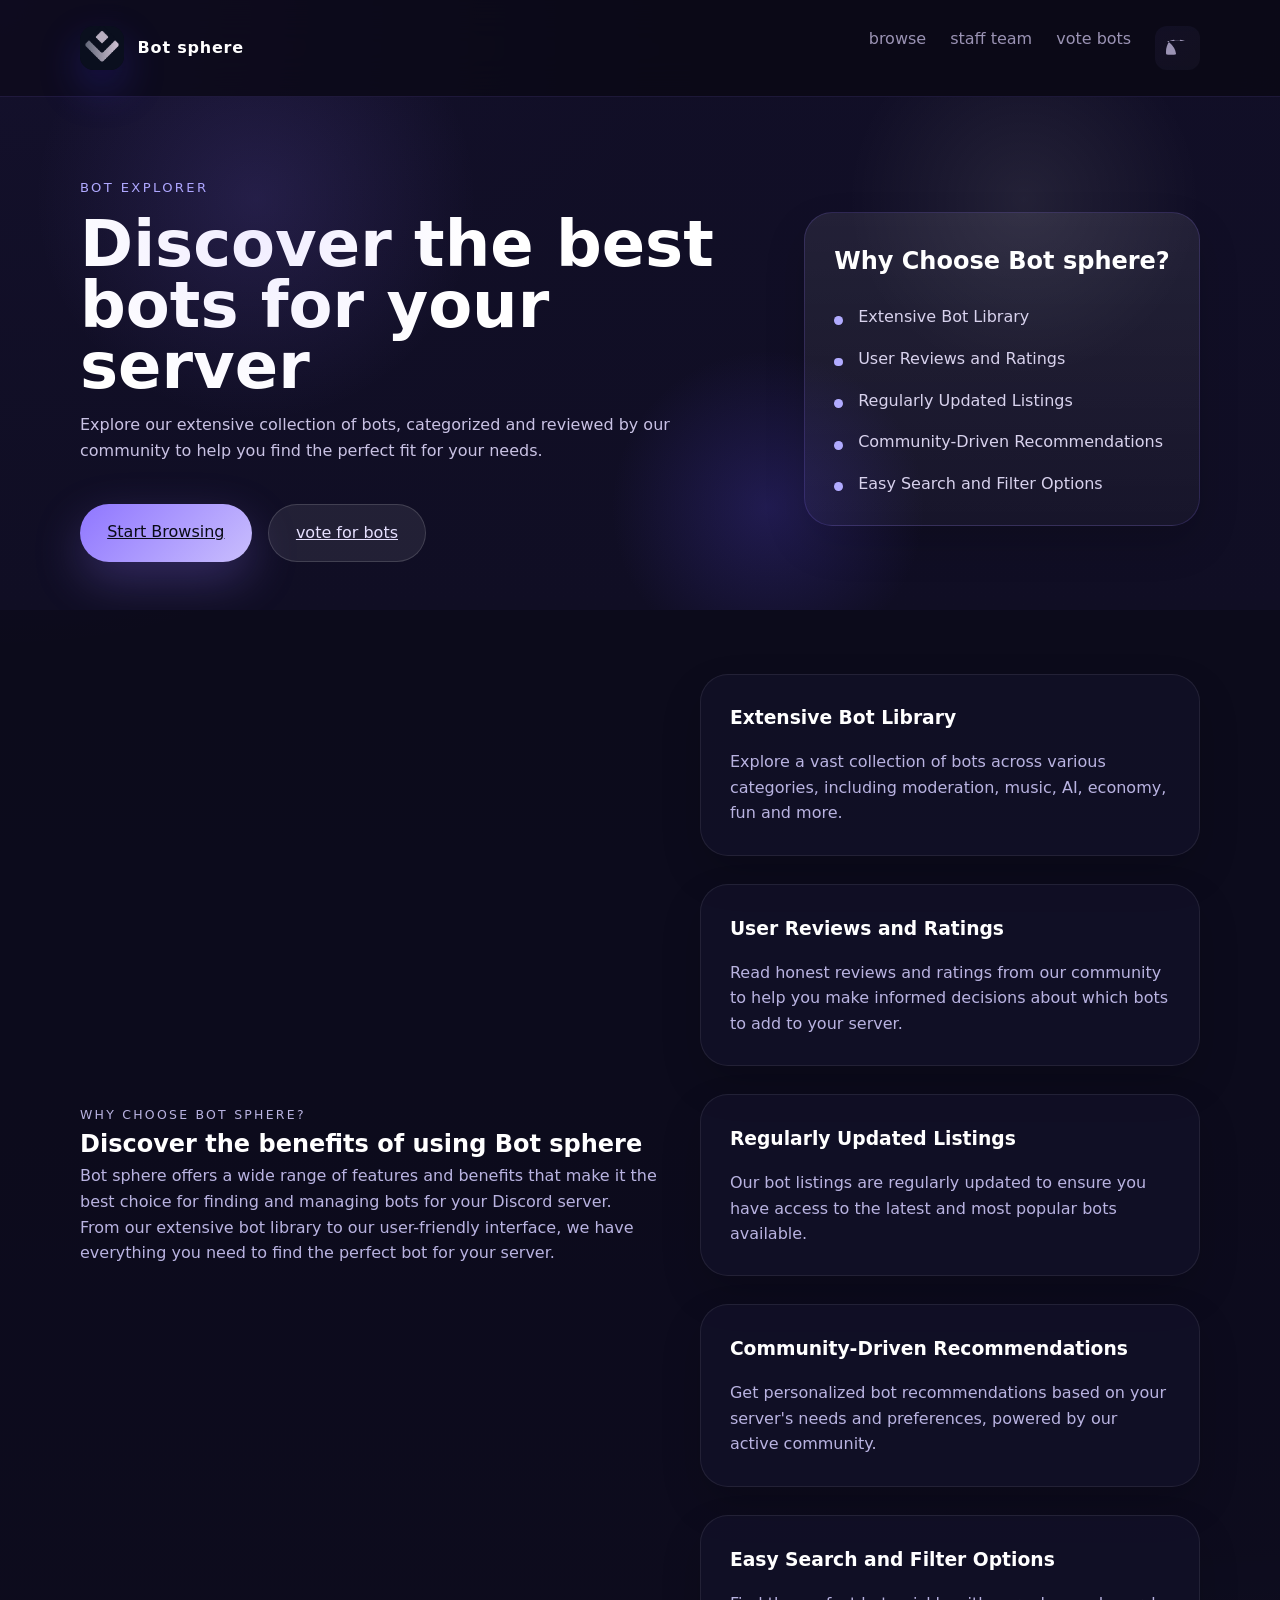
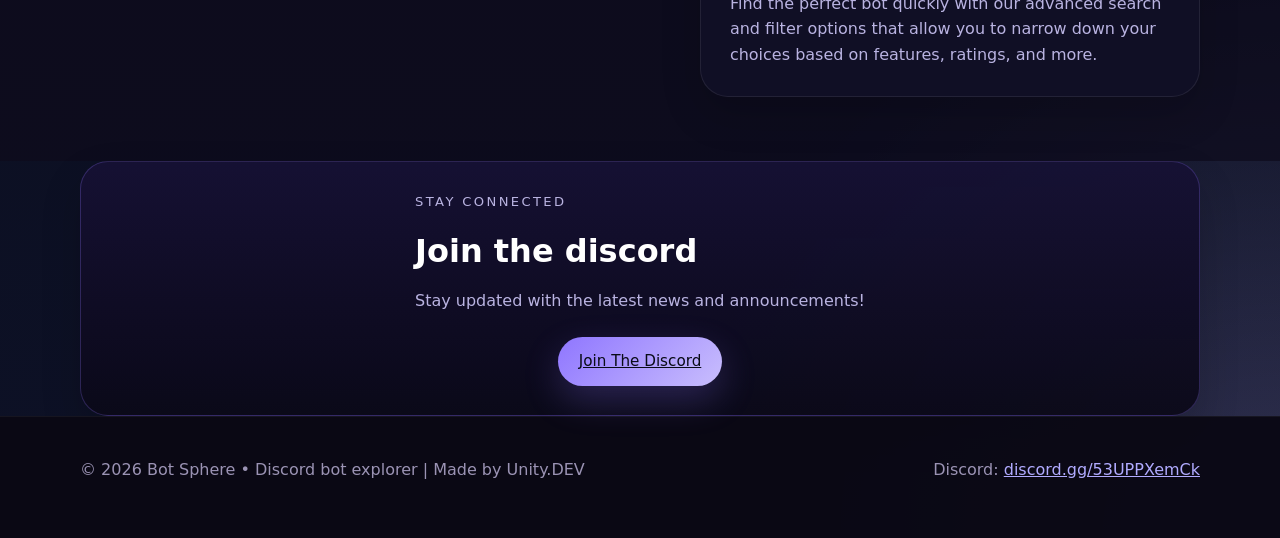
<file: index.html>
<!DOCTYPE html>
<html lang="en">
<head>
  <meta charset="UTF-8" />
  <meta name="viewport" content="width=device-width, initial-scale=1.0" />
  <title>Bot sphere</title>
  <link rel="icon" href="logo.png" type="image/png" />
  <link rel="stylesheet" href="style.css" />
</head>
<body>
  <header class="site-header">
    <div class="container header-inner">
      <a class="brand" href="index.html">
        <img src="logo.png" alt="Bot sphere logo" class="logo" width="44" height="44" />
        Bot sphere
      </a>
      <nav class="nav-links">
        <a href="browse.html">browse</a>
        <a href="staff.html">staff team</a>
        <a href="vote.html">vote bots</a>
        <a href="https://discord.gg/53UPPXemCk" target="_blank" rel="noreferrer" class="discord-btn" title="Join Discord">
          <svg viewBox="0 0 24 24" fill="currentColor">
            <path d="M20.317 4.368a19.897 19.897 0 0 0-4.885-1.515.074.074 0 0 0-.079.037c-.211.375-.445.865-.608 1.25a18.27 18.27 0 0 0-5.487 0c-.163-.39-.397-.875-.609-1.25a.077.077 0 0 0-.079-.037A19.736 19.736 0 0 0 3.677 4.368a.07.07 0 0 0-.032.027C.533 9.046-.32 13.58.099 18.057a.082.082 0 0 0 .031.056c.149.103.416.227.821.306 1.776.332 3.555.509 5.334.529 1.338 0 2.658-.107 3.949-.317a.082.082 0 0 0 .049-.151c-.039-.028-.076-.052-.112-.076a12.23 12.23 0 0 1-1.798-1.021 7.334 7.334 0 0 0 1.095-1.63.082.082 0 0 0-.041-.107 9.92 9.92 0 0 1-2.163-.123.079.079 0 0 0-.084.052 6.659 6.659 0 0 1-.299.785 10.665 10.665 0 0 1-2.924 0 6.708 6.708 0 0 1-.303-.785.079.079 0 0 0-.084-.052 9.91 9.91 0 0 1-2.163.123.082.082 0 0 0-.041.107 7.4 7.4 0 0 0 1.095 1.63 12.23 12.23 0 0 1-1.798 1.021.082.082 0 0 0-.112.076.082.082 0 0 0 .049.151c1.29.21 2.61.317 3.949.317 1.78-.02 3.56-.197 5.334-.529.406-.079.672-.203.821-.306a.082.082 0 0 0 .031-.056 19.746 19.746 0 0 0-.832-3.521 19.736 19.736 0 0 0-8.87-10.261.077.077 0 0 0-.074.005Z" />
          </svg>
        </a>
      </nav>
    </div>
  </header>

  <main>
    <section class="hero" id="browse">
      <div class="container hero-grid">
        <div class="hero-copy">
          <p class="eyebrow">Bot Explorer</p>
          <h1>Discover the best bots for your server</h1>
          <p class="hero-text">Explore our extensive collection of bots, categorized and reviewed by our community to help you find the perfect fit for your needs.</p>
          <div class="hero-actions">
            <a class="btn btn-primary" href="browse.html">Start Browsing</a>
            <a class="btn btn-secondary" href="vote.html">vote for bots</a>
          </div>
        </div>
        <div class="hero-card">
          <div class="hero-card-inner">
            <h2>Why Choose Bot sphere?</h2>
            <ul>
              <li>Extensive Bot Library</li>
              <li>User Reviews and Ratings</li>
              <li>Regularly Updated Listings</li>
              <li>Community-Driven Recommendations</li>
              <li>Easy Search and Filter Options</li>
            </ul>
          </div>
        </div>
      </div>
    </section>

    <section class="section section-alt" id="why">
      <div class="container section-grid">
        <div>
          <p class="section-title">Why choose Bot sphere?</p>
          <h2>Discover the benefits of using Bot sphere</h2>
          <p>Bot sphere offers a wide range of features and benefits that make it the best choice for finding and managing bots for your Discord server.</p>
          <p>From our extensive bot library to our user-friendly interface, we have everything you need to find the perfect bot for your server.</p>
        </div>
        <div class="feature-cards">
          <div class="feature-card">
            <h3>Extensive Bot Library</h3>
            <p>Explore a vast collection of bots across various categories, including moderation, music, AI, economy, fun and more.</p>
          </div>
          <div class="feature-card">
            <h3>User Reviews and Ratings</h3>
            <p>Read honest reviews and ratings from our community to help you make informed decisions about which bots to add to your server.</p>
          </div>
          <div class="feature-card">
            <h3>Regularly Updated Listings</h3>
            <p>Our bot listings are regularly updated to ensure you have access to the latest and most popular bots available.</p>
          </div>
          <div class="feature-card">
            <h3>Community-Driven Recommendations</h3>
            <p>Get personalized bot recommendations based on your server's needs and preferences, powered by our active community.</p>
          </div>
          <div class="feature-card">
            <h3>Easy Search and Filter Options</h3>
            <p>Find the perfect bot quickly with our advanced search and filter options that allow you to narrow down your choices based on features, ratings, and more.</p>
          </div>
        </div>
      </div>
    </section>


    <section class="cta-section" id="discord">
      <div class="container cta-card">
        <div>
          <p class="eyebrow">STAY CONNECTED</p>
          <h2>Join the discord</h2>
          <p>Stay updated with the latest news and announcements!</p>
        </div>
        <a class="btn btn-primary" href="https://discord.gg/53UPPXemCk" target="_blank" rel="noreferrer">Join The Discord</a>
      </div>
    </section>
  </main>

  <footer class="site-footer">
    <div class="container footer-inner">
      <p>&copy; <span id="footer-year">2026</span> Bot Sphere • Discord bot explorer | Made by Unity.DEV</p>
      <p>Discord: <a href="https://discord.gg/53UPPXemCk" target="_blank" rel="noreferrer">discord.gg/53UPPXemCk</a></p>
    </div>
  </footer>
</body>
</html>
</file>
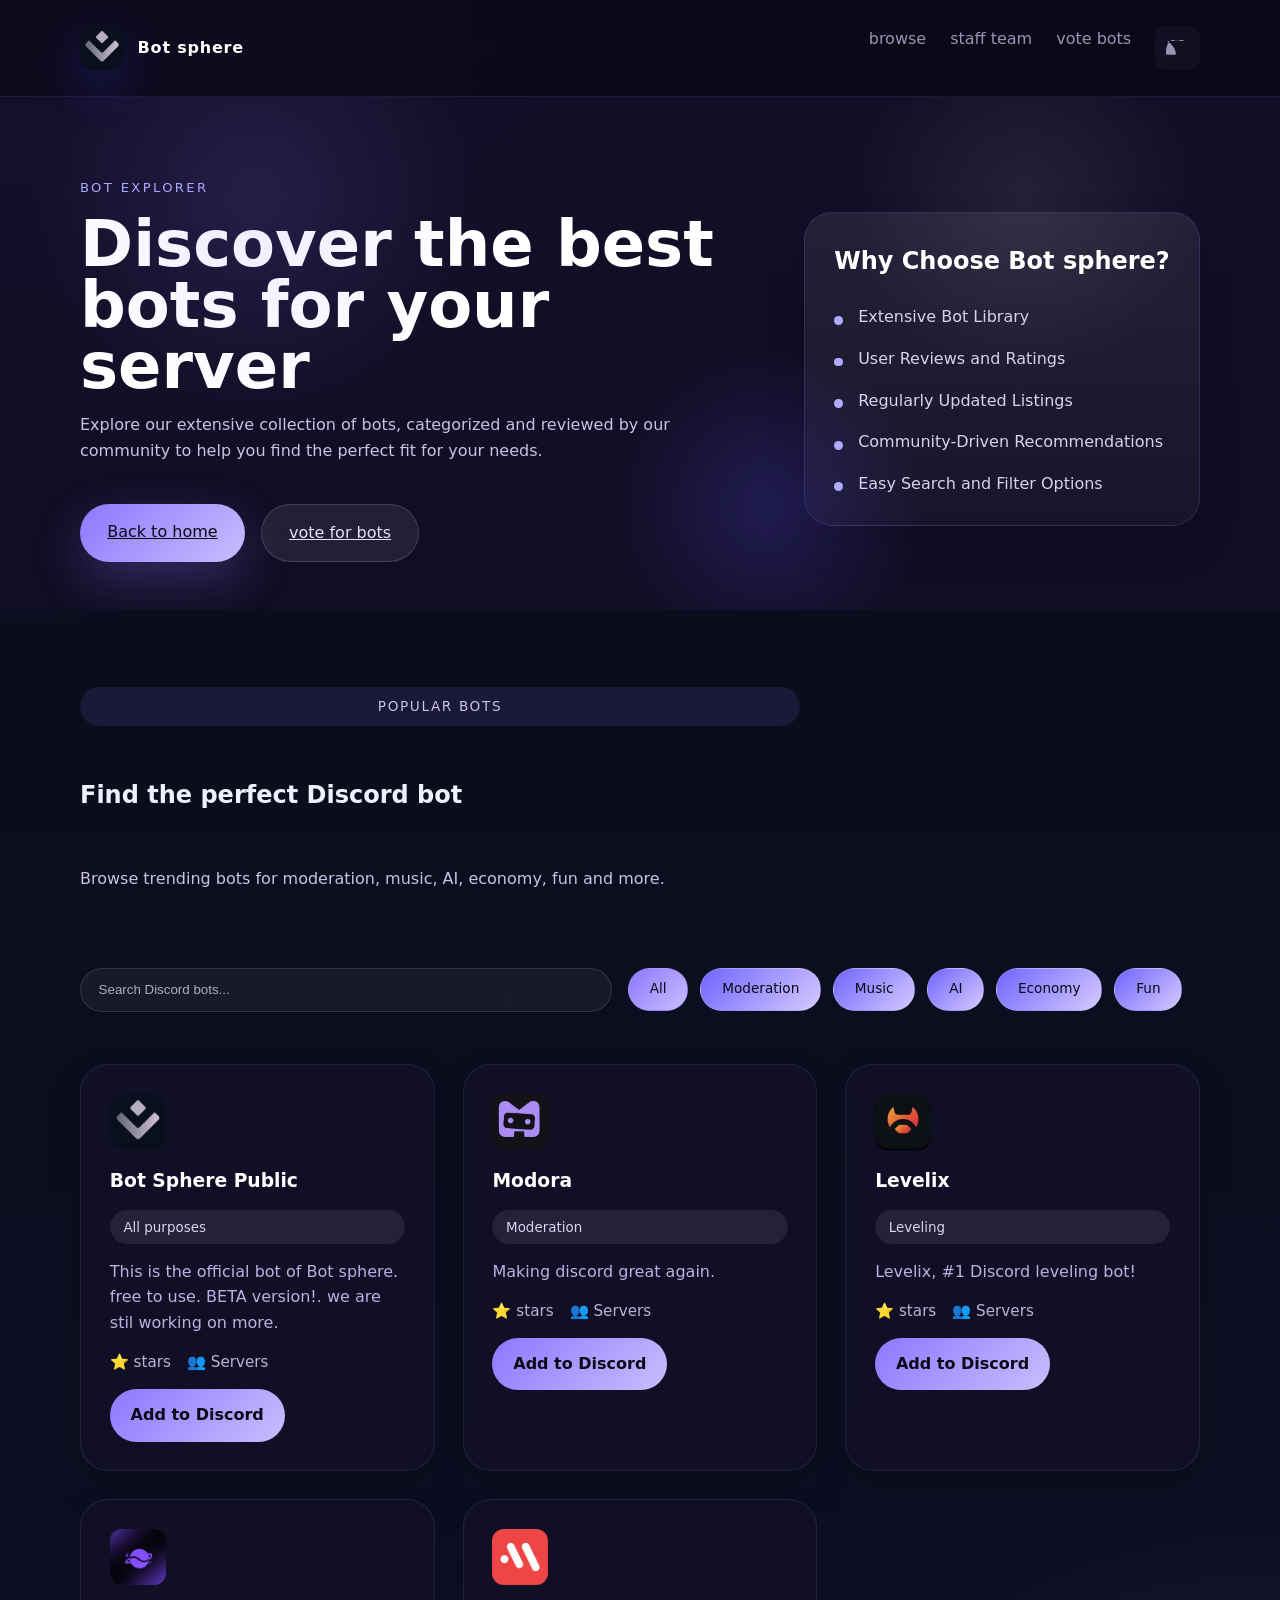
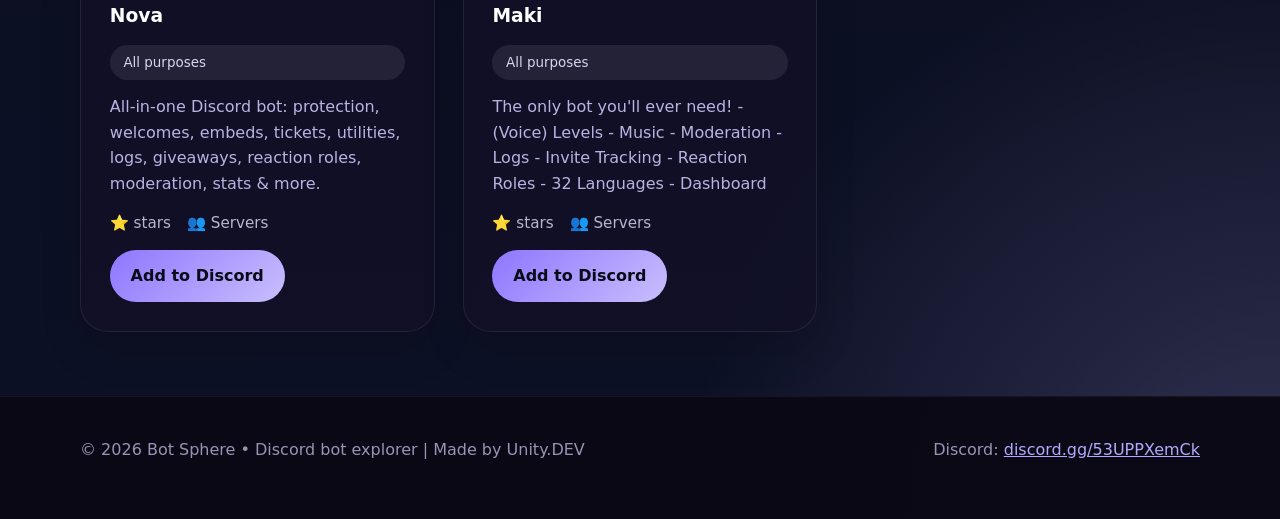
<file: browse.html>
<!DOCTYPE html>
<html lang="en">
<head>
  <meta charset="UTF-8" />
  <meta name="viewport" content="width=device-width, initial-scale=1.0" />
  <title>Bot sphere</title>
  <link rel="icon" href="logo.png" type="image/png" />
  <link rel="stylesheet" href="style.css" />
</head>
<body>
  <header class="site-header">
    <div class="container header-inner">
      <a class="brand" href="index.html">
        <img src="logo.png" alt="Bot sphere logo" class="logo" width="44" height="44" />
        Bot sphere
      </a>
      <nav class="nav-links">
        <a href="browse.html">browse</a>
        <a href="staff.html">staff team</a>
        <a href="vote.html">vote bots</a>
        <a href="https://discord.gg/53UPPXemCk" target="_blank" rel="noreferrer" class="discord-btn" title="Join Discord">
          <svg viewBox="0 0 24 24" fill="currentColor">
            <path d="M20.317 4.368a19.897 19.897 0 0 0-4.885-1.515.074.074 0 0 0-.079.037c-.211.375-.445.865-.608 1.25a18.27 18.27 0 0 0-5.487 0c-.163-.39-.397-.875-.609-1.25a.077.077 0 0 0-.079-.037A19.736 19.736 0 0 0 3.677 4.368a.07.07 0 0 0-.032.027C.533 9.046-.32 13.58.099 18.057a.082.082 0 0 0 .031.056c.149.103.416.227.821.306 1.776.332 3.555.509 5.334.529 1.338 0 2.658-.107 3.949-.317a.082.082 0 0 0 .049-.151c-.039-.028-.076-.052-.112-.076a12.23 12.23 0 0 1-1.798-1.021 7.334 7.334 0 0 0 1.095-1.63.082.082 0 0 0-.041-.107 9.92 9.92 0 0 1-2.163-.123.079.079 0 0 0-.084.052 6.659 6.659 0 0 1-.299.785 10.665 10.665 0 0 1-2.924 0 6.708 6.708 0 0 1-.303-.785.079.079 0 0 0-.084-.052 9.91 9.91 0 0 1-2.163.123.082.082 0 0 0-.041.107 7.4 7.4 0 0 0 1.095 1.63 12.23 12.23 0 0 1-1.798 1.021.082.082 0 0 0-.112.076.082.082 0 0 0 .049.151c1.29.21 2.61.317 3.949.317 1.78-.02 3.56-.197 5.334-.529.406-.079.672-.203.821-.306a.082.082 0 0 0 .031-.056 19.746 19.746 0 0 0-.832-3.521 19.736 19.736 0 0 0-8.87-10.261.077.077 0 0 0-.074.005Z" />
          </svg>
        </a>
      </nav>
    </div>
  </header>
  <main>
    <section class="hero" id="browse">
      <div class="container hero-grid">
        <div class="hero-copy">
          <p class="eyebrow">Bot Explorer</p>
          <h1>Discover the best bots for your server</h1>
          <p class="hero-text">Explore our extensive collection of bots, categorized and reviewed by our community to help you find the perfect fit for your needs.</p>
          <div class="hero-actions">
            <a class="btn btn-primary" href="index.html">Back to home</a>
            <a class="btn btn-secondary" href="vote.html">vote for bots</a>
          </div>
        </div>
        <div class="hero-card">
          <div class="hero-card-inner">
            <h2>Why Choose Bot sphere?</h2>
            <ul>
              <li>Extensive Bot Library</li>
              <li>User Reviews and Ratings</li>
              <li>Regularly Updated Listings</li>
              <li>Community-Driven Recommendations</li>
              <li>Easy Search and Filter Options</li>
            </ul>
          </div>
        </div>
      </div>
    </section>
    <section class="bot-listing-section">
  <div class="container">

    <div class="section-header">
      <p class="section-tag">Popular Bots</p>
      <h2>Find the perfect Discord bot</h2>
      <p>
        Browse trending bots for moderation, music, AI,
        economy, fun and more.
      </p>
    </div>

    <div class="bot-listing-actions">
      <div class="bot-search">
        <input
          type="text"
          placeholder="Search Discord bots..."
        />
      </div>
      <div class="categories">
        <button class="category-btn active">All</button>
        <button class="category-btn">Moderation</button>
        <button class="category-btn">Music</button>
        <button class="category-btn">AI</button>
        <button class="category-btn">Economy</button>
        <button class="category-btn">Fun</button>
      </div>
    </div>

    <!-- Bot Grid -->
    <div class="bot-grid">

      <!-- Bot Card -->
      <div class="bot-card">
        <img src="logo.png" alt="Bot Logo" class="logo" width="64" height="64" />

        <div class="bot-info">
          <h3>Bot Sphere Public</h3>

          <span class="bot-tag">All purposes</span>

          <p>
            This is the official bot of Bot sphere. free to use. BETA version!. we are stil working on more.
          </p>

          <div class="bot-stats">
            <span>⭐ stars</span>
            <span>👥 Servers</span>
          </div>

          <a href="https://discord.com/oauth2/authorize?client_id=1505550878545936604&permissions=8&integration_type=0&scope=bot" class="add-btn">Add to Discord</a>
        </div>
      </div>

      <!-- Bot Card -->
      <div class="bot-card">
        <img src="Modora.png" alt="Bot Logo" width="64" height="64" />

        <div class="bot-info">
          <h3>Modora</h3>

          <span class="bot-tag">Moderation</span>

          <p>
            Making discord great again.
          </p>

          <div class="bot-stats">
            <span>⭐ stars</span>
            <span>👥 Servers</span>
          </div>

          <a href="https://discord.com/oauth2/authorize?client_id=1416779195605975150&scope=bot" class="add-btn">Add to Discord</a>
        </div>
      </div>

      <!-- Bot Card -->
      <div class="bot-card">
        <img src="Levelix.png" alt="Bot Logo" width="64" height="64" />

        <div class="bot-info">
          <h3>Levelix</h3>

          <span class="bot-tag">Leveling</span>

          <p>
            Levelix, #1 Discord leveling bot!
          </p>

          <div class="bot-stats">
            <span>⭐ stars</span>
            <span>👥 Servers</span>
          </div>

          <a href="https://tinyurl.com/levelix-bot" class="add-btn">Add to Discord</a>
        </div>
      </div>

      <!-- Bot Card -->
      <div class="bot-card">
        <img src="Nova.webp" alt="Bot Logo" width="64" height="64" />

        <div class="bot-info">
          <h3>Nova</h3>

          <span class="bot-tag">All purposes</span>

          <p>
            All-in-one Discord bot: protection, welcomes, embeds, tickets, utilities, logs, giveaways, reaction roles, moderation, stats & more.
          </p>

          <div class="bot-stats">
            <span>⭐ stars</span>
            <span>👥 Servers</span>
          </div>

          <a href="https://discord.com/oauth2/authorize?client_id=1245727635536085032&scope=bot+applications.commands+identify+guilds+email&response_type=code&permissions=2080374975&redirect_uri=https://novax.gg/api/auth/redirect" class="add-btn">Add to Discord</a>
        </div>
      </div>

      <!-- Bot Card -->
      <div class="bot-card">
        <img src="Maki.webp" alt="Bot Logo" width="64" height="64" />

        <div class="bot-info">
          <h3>Maki</h3>

          <span class="bot-tag">All purposes</span>

          <p>
            The only bot you'll ever need! - (Voice) Levels - Music - Moderation - Logs - Invite Tracking - Reaction Roles - 32 Languages - Dashboard
          </p>

          <div class="bot-stats">
            <span>⭐ stars</span>
            <span>👥 Servers</span>
          </div>

          <a href="https://discord.com/oauth2/authorize?utm_source=top.gg&client_id=563434444321587202&scope=bot&guild_id=none&response_type=code&redirect_uri=https://maki.gg/welcome&permissions=405839932671" class="add-btn">Add to Discord</a>
        </div>
      </div>

    </div>
  </div>
</section>
  </main>
  <footer class="site-footer">
    <div class="container footer-inner">
      <p>&copy; <span id="footer-year">2026</span> Bot Sphere • Discord bot explorer | Made by Unity.DEV</p>
      <p>Discord: <a href="https://discord.gg/53UPPXemCk" target="_blank" rel="noreferrer">discord.gg/53UPPXemCk</a></p>
    </div>
  </footer>
</body>
</html>
</file>
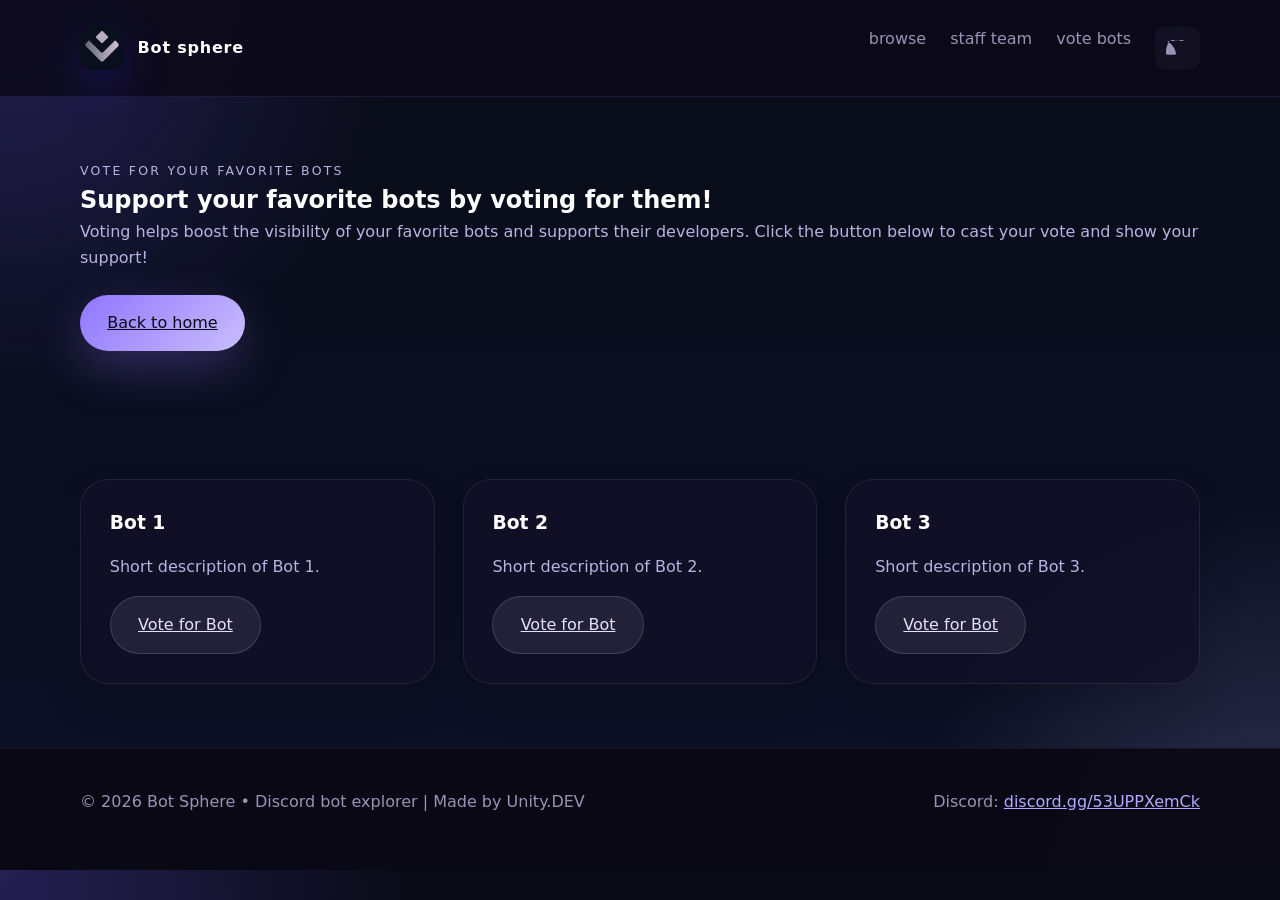
<file: vote.html>
<!DOCTYPE html>
<html lang="en">
<head>
  <meta charset="UTF-8" />
  <meta name="viewport" content="width=device-width, initial-scale=1.0" />
  <title>Bot sphere</title>
  <link rel="icon" href="logo.png" type="image/png" />
  <link rel="stylesheet" href="style.css" />
</head>
<body>
  <header class="site-header">
    <div class="container header-inner">
      <a class="brand" href="index.html">
        <img src="logo.png" alt="Bot sphere logo" class="logo" width="44" height="44" />
        Bot sphere
      </a>
      <nav class="nav-links">
        <a href="browse.html">browse</a>
        <a href="staff.html">staff team</a>
        <a href="vote.html">vote bots</a>
        <a href="https://discord.gg/53UPPXemCk" target="_blank" rel="noreferrer" class="discord-btn" title="Join Discord">
          <svg viewBox="0 0 24 24" fill="currentColor">
            <path d="M20.317 4.368a19.897 19.897 0 0 0-4.885-1.515.074.074 0 0 0-.079.037c-.211.375-.445.865-.608 1.25a18.27 18.27 0 0 0-5.487 0c-.163-.39-.397-.875-.609-1.25a.077.077 0 0 0-.079-.037A19.736 19.736 0 0 0 3.677 4.368a.07.07 0 0 0-.032.027C.533 9.046-.32 13.58.099 18.057a.082.082 0 0 0 .031.056c.149.103.416.227.821.306 1.776.332 3.555.509 5.334.529 1.338 0 2.658-.107 3.949-.317a.082.082 0 0 0 .049-.151c-.039-.028-.076-.052-.112-.076a12.23 12.23 0 0 1-1.798-1.021 7.334 7.334 0 0 0 1.095-1.63.082.082 0 0 0-.041-.107 9.92 9.92 0 0 1-2.163-.123.079.079 0 0 0-.084.052 6.659 6.659 0 0 1-.299.785 10.665 10.665 0 0 1-2.924 0 6.708 6.708 0 0 1-.303-.785.079.079 0 0 0-.084-.052 9.91 9.91 0 0 1-2.163.123.082.082 0 0 0-.041.107 7.4 7.4 0 0 0 1.095 1.63 12.23 12.23 0 0 1-1.798 1.021.082.082 0 0 0-.112.076.082.082 0 0 0 .049.151c1.29.21 2.61.317 3.949.317 1.78-.02 3.56-.197 5.334-.529.406-.079.672-.203.821-.306a.082.082 0 0 0 .031-.056 19.746 19.746 0 0 0-.832-3.521 19.736 19.736 0 0 0-8.87-10.261.077.077 0 0 0-.074.005Z" />
          </svg>
        </a>
      </nav>
    </div>
  </header>
  <main>
    <section class="section" id="vote">
      <div class="container">
        <p class="section-title">Vote for your favorite bots</p>
        <h2>Support your favorite bots by voting for them!</h2>
        <p>Voting helps boost the visibility of your favorite bots and supports their developers. Click the button below to cast your vote and show your support!</p>
        <a href="index.html" class="btn btn-primary">Back to home</a>
      </div>
    </section>
    <section class="vote-section">
      <div class="container">
        <div class="vote-grid">
          <article class="vote-card">
            <h3>Bot 1</h3>
            <p>Short description of Bot 1.</p>
            <a href="#" class="btn btn-secondary">Vote for Bot</a>
          </article>
          <article class="vote-card">
            <h3>Bot 2</h3>
            <p>Short description of Bot 2.</p>
            <a href="#" class="btn btn-secondary">Vote for Bot</a>
          </article>
          <article class="vote-card">
            <h3>Bot 3</h3>
            <p>Short description of Bot 3.</p>
            <a href="#" class="btn btn-secondary">Vote for Bot</a>
          </article>
        </div>
      </div>
    </section>
  </main>
  <footer class="site-footer">
    <div class="container footer-inner">
      <p>&copy; <span id="footer-year">2026</span> Bot Sphere • Discord bot explorer | Made by Unity.DEV</p>
      <p>Discord: <a href="https://discord.gg/53UPPXemCk" target="_blank" rel="noreferrer">discord.gg/53UPPXemCk</a></p>
    </div>
  </footer>
</body>
</html>
</file>
<file: style.css>
﻿:root {
  color-scheme: dark;
  --bg: #090b17;
  --bg-alt: #0d1126;
  --surface: rgba(255,255,255,0.08);
  --surface-strong: rgba(255,255,255,0.12);
  --text: #edf0ff;
  --muted: #9b93b4;
  --accent: #b1abff;
  --accent-strong: #6c64ff;
  --border: rgba(143, 116, 255, 0.28);
  font-family: Inter, system-ui, -apple-system, BlinkMacSystemFont, 'Segoe UI', sans-serif;
}

* {
  box-sizing: border-box;
}

html {
  scroll-behavior: smooth;
}

body {
  margin: 0;
  min-height: 100%;
  font-family: Inter, system-ui, -apple-system, BlinkMacSystemFont, 'Segoe UI', sans-serif;
  color: var(--text);
  line-height: 1.6;
  background: radial-gradient(circle at top left, rgba(116, 90, 255, 0.26), transparent 26%),
              radial-gradient(circle at bottom right, rgba(191, 179, 255, 0.20), transparent 24%),
              linear-gradient(180deg, var(--bg) 0%, var(--bg-alt) 100%);
}

img {
  max-width: 100%;
  display: block;
}

.container {
  width: min(1120px, calc(100% - 2rem));
  margin: 0 auto;
}

.site-header {
  position: sticky;
  top: 0;
  z-index: 10;
  padding: 0.75rem 0;
  backdrop-filter: blur(20px);
  background: rgba(12, 10, 24, 0.88);
  border-bottom: 1px solid rgba(143, 116, 255, 0.14);
}

.header-inner {
  display: flex;
  align-items: center;
  justify-content: space-between;
  min-height: 72px;
}

.brand {
  color: #ffffff;
  font-weight: 800;
  letter-spacing: 0.05em;
  text-decoration: none;
  display: inline-flex;
  align-items: center;
  gap: 0.85rem;
}

.brand .logo {
  height: 2.75rem;
  width: auto;
  border-radius: 0.85rem;
  box-shadow: 0 18px 42px rgba(58, 45, 212, 0.3);
}

.bot-card .logo,
.vote-card .logo {
  width: 56px;
  height: 56px;
}

.nav-links {
  display: flex;
  gap: 1.5rem;
  flex-wrap: wrap;
}

.nav-links a {
  color: var(--muted);
  text-decoration: none;
  transition: color 0.2s ease, transform 0.2s ease;
}

.nav-links a:hover,
.nav-links a.is-active {
  color: var(--accent);
  transform: translateY(-1px);
}

.hero {
  position: relative;
  overflow: hidden;
  padding: 5rem 0 3rem;
  background: linear-gradient(180deg, rgba(18, 15, 40, 0.92) 0%, rgba(16, 14, 36, 1) 100%);
}

.hero::before {
  content: "";
  position: absolute;
  inset: 0;
  background: radial-gradient(circle at 20% 20%, rgba(143, 116, 255, 0.15), transparent 20%),
              radial-gradient(circle at 80% 20%, rgba(255, 255, 255, 0.08), transparent 16%),
              radial-gradient(circle at 60% 80%, rgba(98, 79, 255, 0.2), transparent 18%);
  pointer-events: none;
  animation: glow 12s ease infinite alternate;
}

.hero-grid {
  display: grid;
  gap: 2rem;
  align-items: center;
  grid-template-columns: minmax(0, 1.4fr) minmax(280px, 0.8fr);
}

.eyebrow {
  margin: 0 0 1rem;
  color: var(--accent);
  text-transform: uppercase;
  letter-spacing: 0.18em;
  font-size: 0.82rem;
}

h1 {
  margin: 0 0 1rem;
  font-size: clamp(2.8rem, 5vw, 4.4rem);
  line-height: 0.95;
  color: #fff;
}

.hero-text,
.section p,
.bot-listing-section p,
.cta-card p {
  color: #c9c2e4;
}

.hero-actions {
  margin-top: 2.5rem;
  display: flex;
  flex-wrap: wrap;
  gap: 1rem;
  animation: float 14s ease-in-out infinite;
}

.section-grid {
  display: grid;
  gap: 2rem;
  align-items: center;
  grid-template-columns: minmax(0, 1fr) minmax(320px, 0.85fr);
}

.section-header {
  display: grid;
  gap: 1rem;
  max-width: 720px;
  margin-bottom: 2rem;
}

.section-tag {
  display: inline-flex;
  align-items: center;
  justify-content: center;
  padding: 0.55rem 1rem;
  border-radius: 999px;
  background: rgba(143, 116, 255, 0.12);
  color: var(--accent);
  font-size: 0.85rem;
  letter-spacing: 0.12em;
  text-transform: uppercase;
}

.bot-listing-section {
  padding: 4rem 0;
}

.bot-listing-section .container {
  display: grid;
  gap: 1.75rem;
}

.bot-info {
  display: flex;
  flex-direction: column;
  gap: 0.9rem;
}

.bot-tag {
  display: inline-flex;
  align-items: center;
  padding: 0.4rem 0.85rem;
  border-radius: 999px;
  background: rgba(255, 255, 255, 0.08);
  color: #d9d4f4;
  font-size: 0.84rem;
}

.add-btn {
  width: fit-content;
  align-self: flex-start;
  background: linear-gradient(135deg, #8f76ff, #c9befd);
  color: #090b17;
  padding: 0.85rem 1.3rem;
  border-radius: 999px;
  text-decoration: none;
  font-weight: 700;
  border: none;
  transition: transform 0.2s ease, box-shadow 0.2s ease;
}

.add-btn:hover {
  transform: translateY(-1px);
}

.vote-section {
  padding: 4rem 0;
}

.profile-pic {
  width: 100%;
  max-width: 120px;
  border-radius: 18px;
  object-fit: cover;
  margin-top: 1rem;
}

.discord-btn {
  display: inline-flex;
  align-items: center;
  justify-content: center;
  width: 2.8rem;
  height: 2.8rem;
  border-radius: 12px;
  background: linear-gradient(135deg, rgba(143,116,255,0.06), rgba(201,190,253,0.04));
  color: var(--accent);
  transition: background-color 0.18s ease, transform 0.18s ease, box-shadow 0.18s ease;
  line-height: 0;
}

.discord-btn:hover {
  background: linear-gradient(135deg, rgba(143,116,255,0.12), rgba(201,190,253,0.08));
  transform: translateY(-2px);
  box-shadow: 0 8px 20px rgba(109,90,255,0.12);
}

.discord-btn svg {
  width: 1.4rem;
  height: 1.4rem;
  display: block;
}

.discord-btn:focus {
  outline: 2px solid rgba(139,120,255,0.28);
  outline-offset: 2px;
}

.btn:hover {
  transform: translateY(-1px);
}

.section .btn {
  display: inline-flex;
  align-items: center;
  justify-content: center;
  margin-top: 1.5rem;
}

.btn-primary {
  background: linear-gradient(135deg, #8f76ff, #c9befd);
  color: #090b17;
  box-shadow: 0 18px 48px rgba(143, 116, 255, 0.28);
  animation: pulse 8s ease infinite;
  border-radius: 999px;
  padding: 0.95rem 1.7rem;
}

.btn-secondary {
  background: rgba(255, 255, 255, 0.08);
  color: #e6e0ff;
  border: 1px solid rgba(255, 255, 255, 0.14);
  border-radius: 999px;
  padding: 0.95rem 1.7rem;
}

.btn-secondary:hover {
  background: rgba(255, 255, 255, 0.14);
}

.bot-listing-actions {
  display: flex;
  flex-wrap: wrap;
  gap: 1rem;
  align-items: flex-start;
  margin-bottom: 1.5rem;
}

.bot-search {
  display: flex;
  flex-wrap: wrap;
  gap: 0.75rem;
  max-width: 100%;
  width: 100%;
  flex: 1 1 320px;
}

.bot-search input {
  flex: 1;
  min-width: 220px;
  padding: 0.85rem 1.1rem;
  border-radius: 999px;
  border: 1px solid rgba(255,255,255,0.12);
  background: rgba(255,255,255,0.05);
  color: #f8f6ff;
}

.bot-search input::placeholder {
  color: rgba(255,255,255,0.65);
}

.categories {
  display: flex;
  gap: 0.75rem;
  flex-wrap: wrap;
  flex: 1 1 360px;
  margin-top: 0;
}

button {
  font: inherit;
  color: inherit;
  background: none;
  border: none;
  cursor: pointer;
}

.category,
.category-btn {
  display: inline-flex;
  align-items: center;
  justify-content: center;
  padding: 0.6rem 1.3rem;
  border-radius: 999px;
  border: 1px solid rgba(255,255,255,0.12);
  font-size: 0.85rem;
}

.category {
  background: rgba(255,255,255,0.05);
  color: #d9d4f4;
}

.category-btn {
  background: linear-gradient(135deg, #6f65ff, #d6c9ff);
  color: #090b17;
}

.category-btn.active {
  background: linear-gradient(135deg, #8f76ff, #c9befd);
  border-color: rgba(143, 116, 255, 0.28);
}

.vote-grid {
  display: grid;
  gap: 1.75rem;
  grid-template-columns: repeat(auto-fit, minmax(280px, 1fr));
  align-items: start;
}

.vote-card {
  min-height: 200px;
}

.vote-card a.btn {
  align-self: flex-start;
  margin-top: auto;
}

.hero-copy {
  max-width: 680px;
}

.hero-card,
.section-grid > *,
.hero-grid > * {
  min-width: 0;
}

.bot-card {
  min-height: auto;
}

.feature-card,
.bot-card,
.vote-card,
.team-card,
.hero-card,
.cta-card {
  display: flex;
  flex-direction: column;
  gap: 1rem;
  padding: 1.8rem;
  border-radius: 28px;
  background: rgba(18, 16, 40, 0.82);
  border: 1px solid rgba(255, 255, 255, 0.08);
  box-shadow: 0 18px 40px rgba(0, 0, 0, 0.16);
  transition: transform 0.2s ease, border-color 0.2s ease, box-shadow 0.2s ease;
}

.feature-card:hover,
.bot-card:hover,
.vote-card:hover,
.team-card:hover,
.hero-card:hover,
.cta-card:hover {
  transform: translateY(-6px);
  border-color: rgba(143, 116, 255, 0.30);
  box-shadow: 0 22px 60px rgba(0, 0, 0, 0.18);
}

.bot-grid,
.vote-grid,
.feature-cards,
.team-grid {
  display: grid;
  gap: 1.75rem;
}

.bot-grid,
.vote-grid {
  grid-template-columns: repeat(auto-fit, minmax(280px, 1fr));
}

.feature-cards {
  grid-template-columns: 1fr;
}

.team-grid {
  grid-template-columns: repeat(4, minmax(0, 1fr));
}

.bot-card h3,
.vote-card h3,
.feature-card h3,
.team-card h3,
.hero-card-inner h2,
.section h2,
.cta-card h2 {
  margin: 0;
  color: #ffffff;
}

.bot-card p,
.vote-card p,
.feature-card p,
.team-card p,
.section p,
.cta-card p {
  margin: 0;
  color: #b9b3e1;
}

.bot-card img,
.vote-card img {
  width: 56px;
  height: 56px;
  object-fit: contain;
  border-radius: 12px;
  background: rgba(255,255,255,0.08);
  transition: transform 0.3s ease;
}

.bot-stats {
  display: flex;
  flex-wrap: wrap;
  gap: 1rem;
  color: #b8b4d4;
  font-size: 0.95rem;
}

.hero-card {
  border-color: rgba(143, 116, 255, 0.18);
  background: linear-gradient(180deg, rgba(255,255,255,0.08), rgba(255,255,255,0.03));
}

.hero-card-inner ul {
  list-style: none;
  padding: 0;
  margin: 1.5rem 0 0;
  display: grid;
  gap: 1rem;
}

.hero-card-inner li {
  position: relative;
  padding-left: 1.5rem;
  color: #d8d2ed;
}

.hero-card-inner li::before {
  content: "";
  position: absolute;
  left: 0;
  top: 0.72rem;
  width: 0.55rem;
  height: 0.55rem;
  border-radius: 50%;
  background: var(--accent);
  animation: pulse 2.8s ease-in-out infinite;
}

.section {
  padding: 4rem 0;
}

.section-alt {
  padding: 4rem 0;
  background: rgba(13, 11, 28, 0.7);
}

.section-title {
  margin: 0 0 0.75rem;
  color: var(--accent);
  text-transform: uppercase;
  letter-spacing: 0.18em;
  font-size: 0.78rem;
}

.cta-card {
  flex-wrap: wrap;
  justify-content: space-between;
  align-items: center;
  background: linear-gradient(180deg, rgba(22, 17, 52, 0.96), rgba(11, 9, 24, 0.94));
  border: 1px solid rgba(143, 116, 255, 0.25);
}

.cta-card a.btn {
  flex: 0 0 auto;
  align-self: center;
  margin-top: 0.5rem;
  padding: 0.75rem 1.3rem;
  font-size: 0.95rem;
  border-radius: 999px;
  background: linear-gradient(135deg, #8f76ff, #c9befd);
  color: #090b17;
  box-shadow: 0 14px 36px rgba(143, 116, 255, 0.24);
  animation: none;
}

.cta-card .eyebrow {
  margin-bottom: 0.85rem;
}

.cta-card h2 {
  margin: 0 0 0.7rem;
  font-size: clamp(2rem, 2.5vw, 2.5rem);
}

.site-footer {
  padding: 1.5rem 0 2.5rem;
  background: rgba(10, 8, 19, 0.95);
  border-top: 1px solid rgba(255, 255, 255, 0.05);
}

.footer-inner {
  display: flex;
  flex-wrap: wrap;
  justify-content: space-between;
  gap: 1rem;
  color: var(--muted);
}

.site-footer a {
  color: var(--accent);
}

@media (max-width: 900px) {
  .hero-grid,
  .section-grid,
  .team-grid,
  .cta-card {
    grid-template-columns: 1fr;
  }

  .header-inner {
    flex-direction: column;
    align-items: flex-start;
    gap: 1rem;
  }
}

@media (max-width: 680px) {
  .nav-links {
    gap: 1rem;
  }

  .hero {
    padding-top: 3rem;
  }

  .feature-card,
  .bot-card,
  .vote-card,
  .team-card,
  .hero-card,
  .cta-card {
    display: flex;
    flex-direction: column;
    gap: 0.75rem;
    padding: 1rem;
    border-radius: 16px;
    background: rgba(18, 16, 40, 0.82);
    border: 1px solid rgba(255, 255, 255, 0.08);
  }
}
@media (max-width: 520px) {
  .team-grid {
    grid-template-columns: 1fr;
  }
}

@keyframes glow {
  0% {
    transform: translateZ(0) scale(1);
    opacity: 0.95;
  }
  50% {
    transform: translateZ(0) scale(1.01);
    opacity: 1;
  }
  100% {
    transform: translateZ(0) scale(0.99);
    opacity: 0.95;
  }
}

@keyframes float {
  0% {
    transform: translateY(0);
  }
  50% {
    transform: translateY(-8px);
  }
  100% {
    transform: translateY(0);
  }
}

@keyframes pulse {
  0%, 100% {
    transform: scale(1);
    box-shadow: 0 0 0 0 rgba(143, 116, 255, 0.18);
  }
  50% {
    transform: scale(1.02);
    box-shadow: 0 0 24px 6px rgba(143, 116, 255, 0.18);
  }
}
</file>
